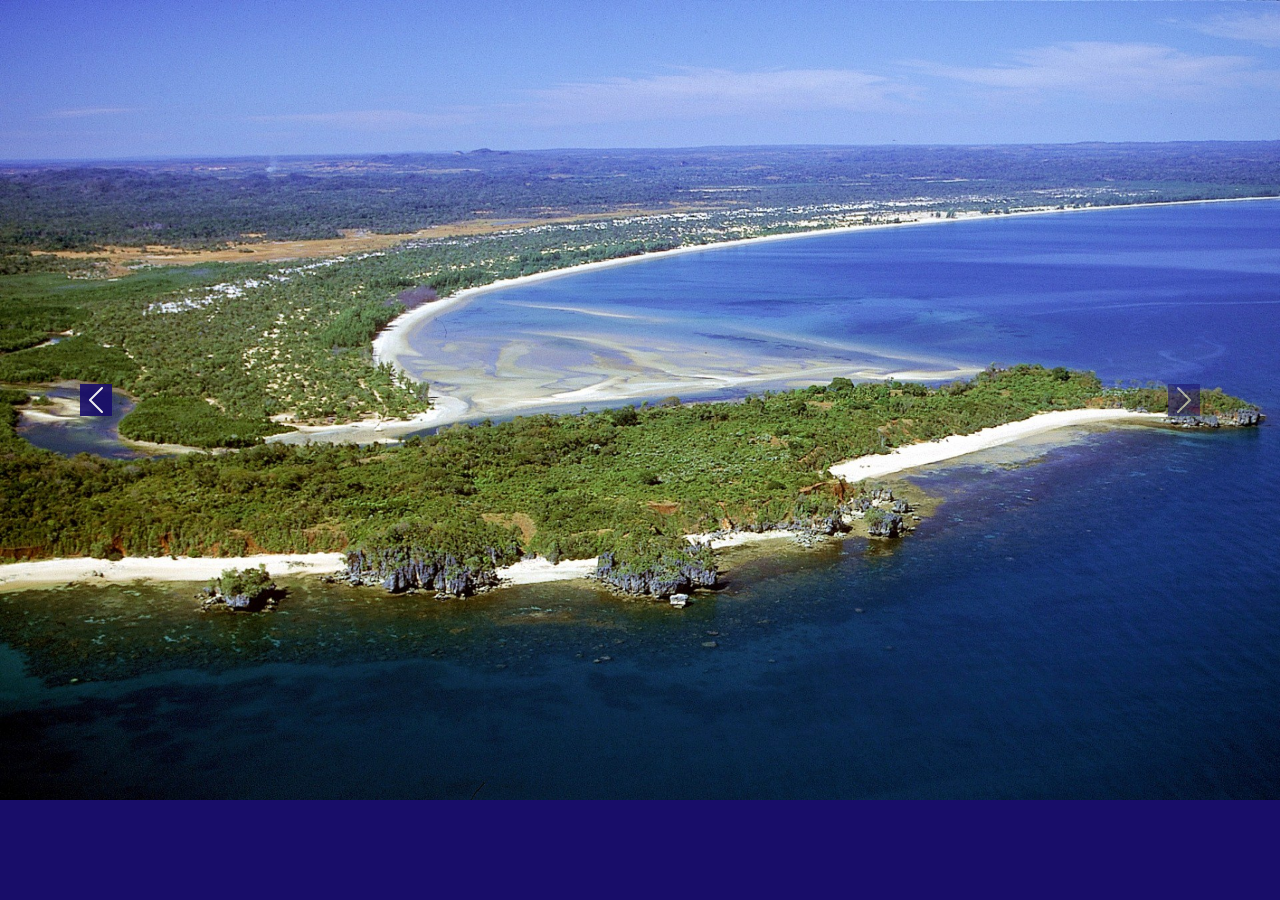
<file: playokna.html>
<!DOCTYPE html>
<html lang="en">
<head>
    <meta charset="UTF-8">
    <meta name="viewport" content="width=device-width, initial-scale=1.0">
    <title>Картинки</title>
    <link href="https://cdn.jsdelivr.net/npm/bootstrap@5.3.3/dist/css/bootstrap.min.css" rel="stylesheet" 
    integrity="sha384-QWTKZyjpPEjISv5WaRU9OFeRpok6YctnYmDr5pNlyT2bRjXh0JMhjY6hW+ALEwIH" crossorigin="anonymous">     
    <link rel="stylesheet" href="playokna.css">
    <link rel="icon" type="Images/x-icon" href="atsicon.ico"/>
</head>
<body>
 <div class="readtext">   
  <div id="carouselExampleFade" class="carousel slide carousel-fade" data-bs-ride="carousel">
    <div class="carousel-inner" style="z-index: -2; position: absolute;">
      <div class="carousel-item active">
        <img src="madagascar/madagascar01.jpg" class="d-block w-100" alt="Нет фото">
      </div>
      <div class="carousel-item">
        <img src="madagascar/madagascar02.jpg" class="d-block w-100" alt="Нет фото">
      </div>
      <div class="carousel-item">
        <img src="madagascar/madagascar03.jpg" class="d-block w-100" alt="Нет фото">
      </div>
      <div class="carousel-item">
        <img src="madagascar/madagascar04.jpg" class="d-block w-100" alt="Нет фото">
      </div>
      <div class="carousel-item">
        <img src="madagascar/madagascar05.jpg" class="d-block w-100" alt="Нет фото">
      </div>
      <div class="carousel-item">
        <img src="madagascar/madagascar06.jpg" class="d-block w-100" alt="Нет фото">
      </div>
      <div class="carousel-item">
        <img src="madagascar/madagascar07.jpg" class="d-block w-100" alt="Нет фото">
      </div>
      <div class="carousel-item">
        <img src="madagascar/madagascar08.jpg" class="d-block w-100" alt="Нет фото">
      </div>
      <div class="carousel-item">
        <img src="madagascar/madagascar09.jpg" class="d-block w-100" alt="Нет фото">
      </div>
      <div class="carousel-item">
        <img src="madagascar/madagascar10.jpg" class="d-block w-100" alt="Нет фото">
      </div>
      <div class="carousel-item">
        <img src="madagascar/madagascar11.jpg" class="d-block w-100" alt="Нет фото">
      </div>
      <div class="carousel-item">
        <img src="madagascar/madagascar12.jpg" class="d-block w-100" alt="Нет фото">
      </div>
      <div class="carousel-item">
        <img src="madagascar/madagascar13.jpg" class="d-block w-100" alt="Нет фото">
      </div>
    <button class="carousel-control-prev" type="button" data-bs-target="#carouselExampleFade" data-bs-slide="prev">
      <span class="carousel-control-prev-icon" aria-hidden="true"></span>
      <span class="visually-hidden">Previous</span>
    </button>
    <button class="carousel-control-next" type="button" data-bs-target="#carouselExampleFade" data-bs-slide="next">
      <span class="carousel-control-next-icon" aria-hidden="true"></span>
      <span class="visually-hidden">Next</span>
    </button>
    </div>
</div>

</div>

<script src="https://cdn.jsdelivr.net/npm/bootstrap@5.3.3/dist/js/bootstrap.bundle.min.js" 
integrity="sha384-YvpcrYf0tY3lHB60NNkmXc5s9fDVZLESaAA55NDzOxhy9GkcIdslK1eN7N6jIeHz" crossorigin="anonymous"></script>

</body>
</html>
</file>
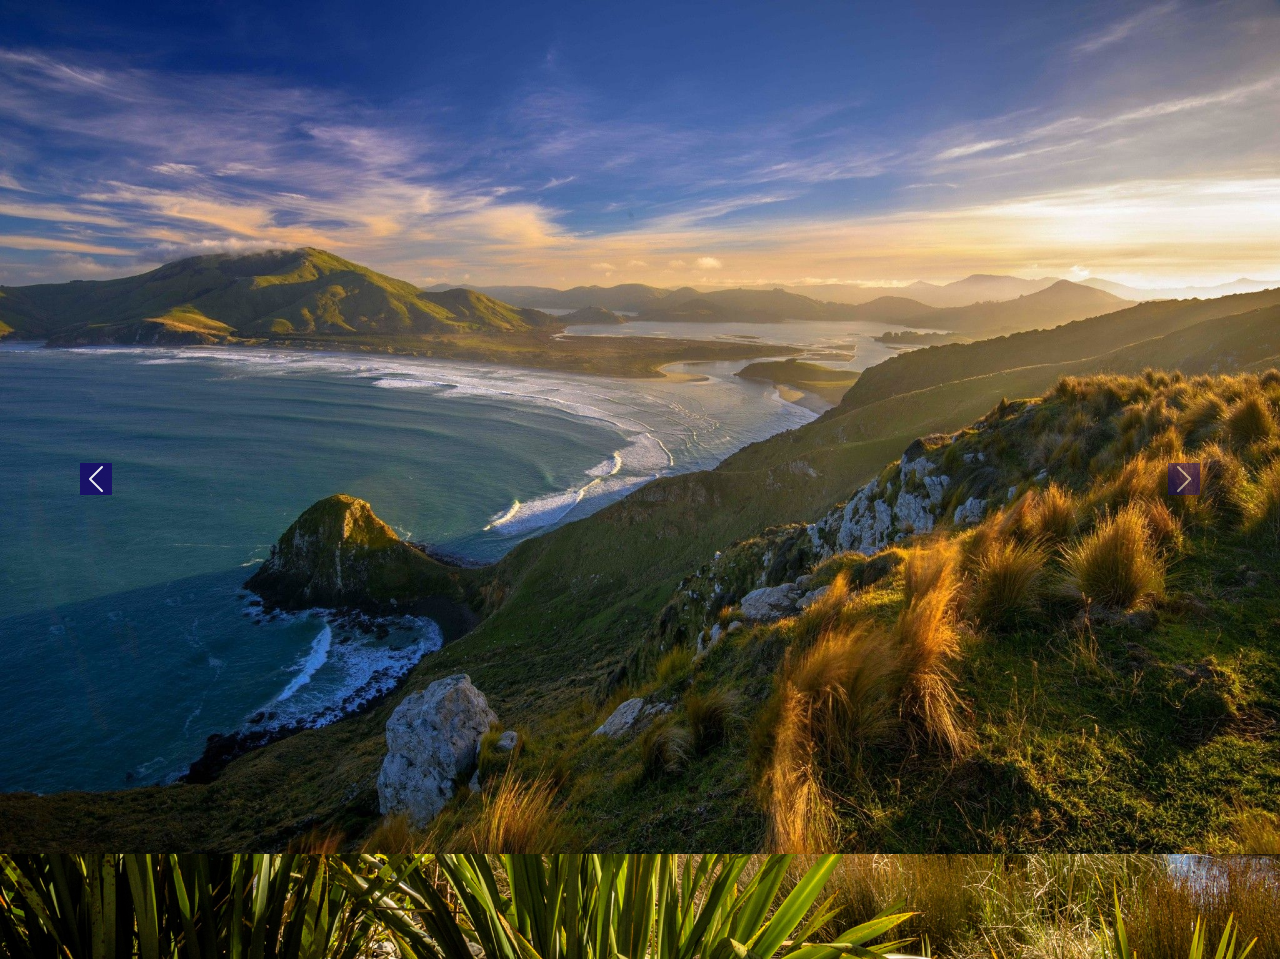
<file: playokno.html>
<!DOCTYPE html>
<html lang="en">
<head>
    <meta charset="UTF-8">
    <meta name="viewport" content="width=device-width, initial-scale=1.0">
    <title>Картинки</title>
    <link href="https://cdn.jsdelivr.net/npm/bootstrap@5.3.3/dist/css/bootstrap.min.css" rel="stylesheet" 
    integrity="sha384-QWTKZyjpPEjISv5WaRU9OFeRpok6YctnYmDr5pNlyT2bRjXh0JMhjY6hW+ALEwIH" crossorigin="anonymous">     
    <link rel="stylesheet" href="playokna.css">
    <link rel="icon" type="Images/x-icon" href="atsicon.ico"/>
</head>
<body>
 <div class="readtext">   
  <div id="carouselExampleFade" class="carousel slide carousel-fade" data-bs-ride="carousel">
    <div class="carousel-inner" style="z-index: -2; position: absolute;">
      <div class="carousel-item active">
        <img src="newzealand/newzealand01.jpg" class="d-block w-100" alt="Нет фото">
      </div>
      <div class="carousel-item active">
        <img src="newzealand/newzealand02.jpg" class="d-block w-100" alt="Нет фото">
      </div>
      <div class="carousel-item active">
        <img src="newzealand/newzealand03.jpg" class="d-block w-100" alt="Нет фото">
      </div>
      <div class="carousel-item active">
        <img src="newzealand/newzealand04.jpg" class="d-block w-100" alt="Нет фото">
      </div>
      <div class="carousel-item active">
        <img src="newzealand/newzealand05.jpg" class="d-block w-100" alt="Нет фото">
      </div>
      <div class="carousel-item active">
        <img src="newzealand/newzealand06.jpg" class="d-block w-100" alt="Нет фото">
      </div>
      <div class="carousel-item active">
        <img src="newzealand/newzealand07.jpg" class="d-block w-100" alt="Нет фото">
      </div>
      <div class="carousel-item active">
        <img src="newzealand/newzealand08.jpg" class="d-block w-100" alt="Нет фото">
      </div>
      <div class="carousel-item active">
        <img src="newzealand/newzealand09.jpg" class="d-block w-100" alt="Нет фото">
      </div>
      <div class="carousel-item active">
        <img src="newzealand/newzealand10.jpg" class="d-block w-100" alt="Нет фото">
      </div>
      <div class="carousel-item active">
        <img src="newzealand/newzealand11.jpg" class="d-block w-100" alt="Нет фото">
      </div>
      <div class="carousel-item active">
        <img src="newzealand/newzealand12.jpg" class="d-block w-100" alt="Нет фото">
      </div>
      <div class="carousel-item active">
        <img src="newzealand/newzealand13.jpg" class="d-block w-100" alt="Нет фото">
      </div>
    <button class="carousel-control-prev" type="button" data-bs-target="#carouselExampleFade" data-bs-slide="prev">
      <span class="carousel-control-prev-icon" aria-hidden="true"></span>
      <span class="visually-hidden">Previous</span>
    </button>
    <button class="carousel-control-next" type="button" data-bs-target="#carouselExampleFade" data-bs-slide="next">
      <span class="carousel-control-next-icon" aria-hidden="true"></span>
      <span class="visually-hidden">Next</span>
    </button>
    </div>
</div>

</div>

<script src="https://cdn.jsdelivr.net/npm/bootstrap@5.3.3/dist/js/bootstrap.bundle.min.js" 
integrity="sha384-YvpcrYf0tY3lHB60NNkmXc5s9fDVZLESaAA55NDzOxhy9GkcIdslK1eN7N6jIeHz" crossorigin="anonymous"></script>

</body>
</html>
</file>
<file: playokna.css>
*{  margin: 0; padding: 0;  
background-color: rgb(24, 13, 105); 
}
</file>
